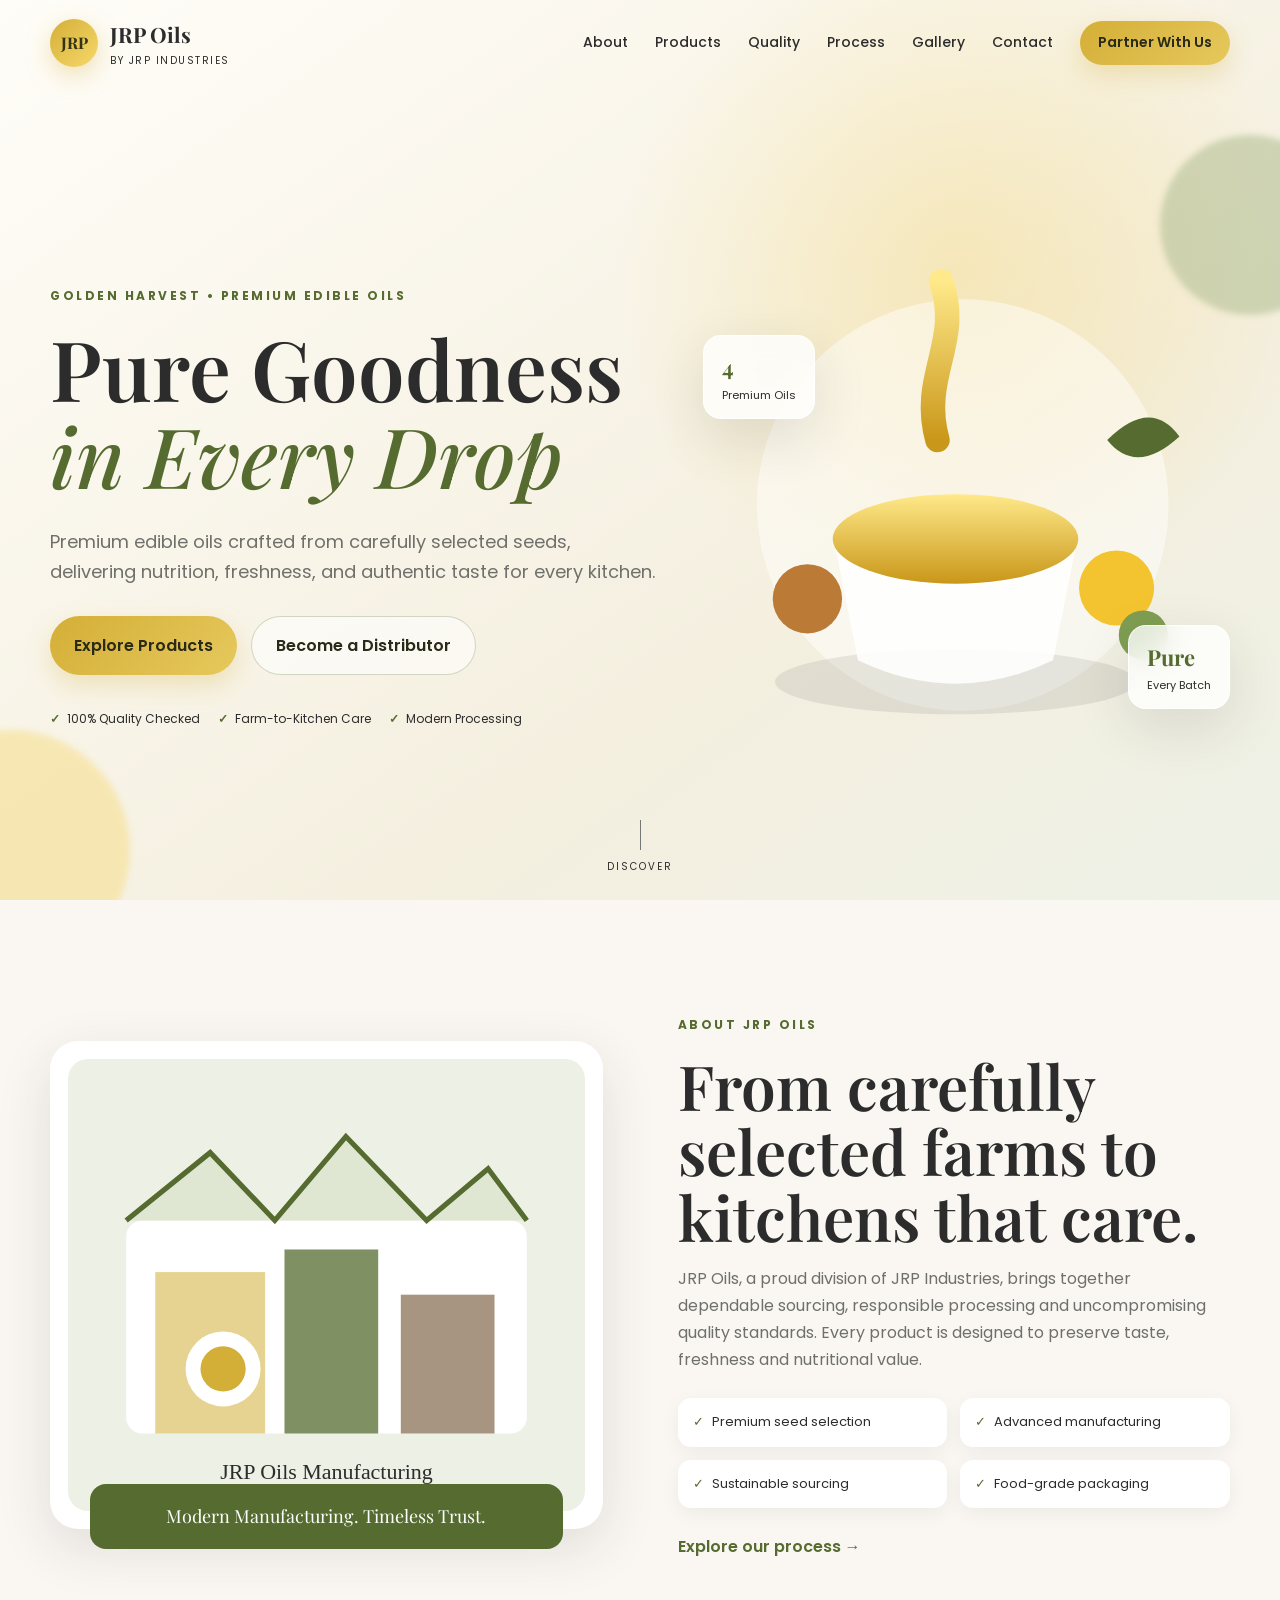
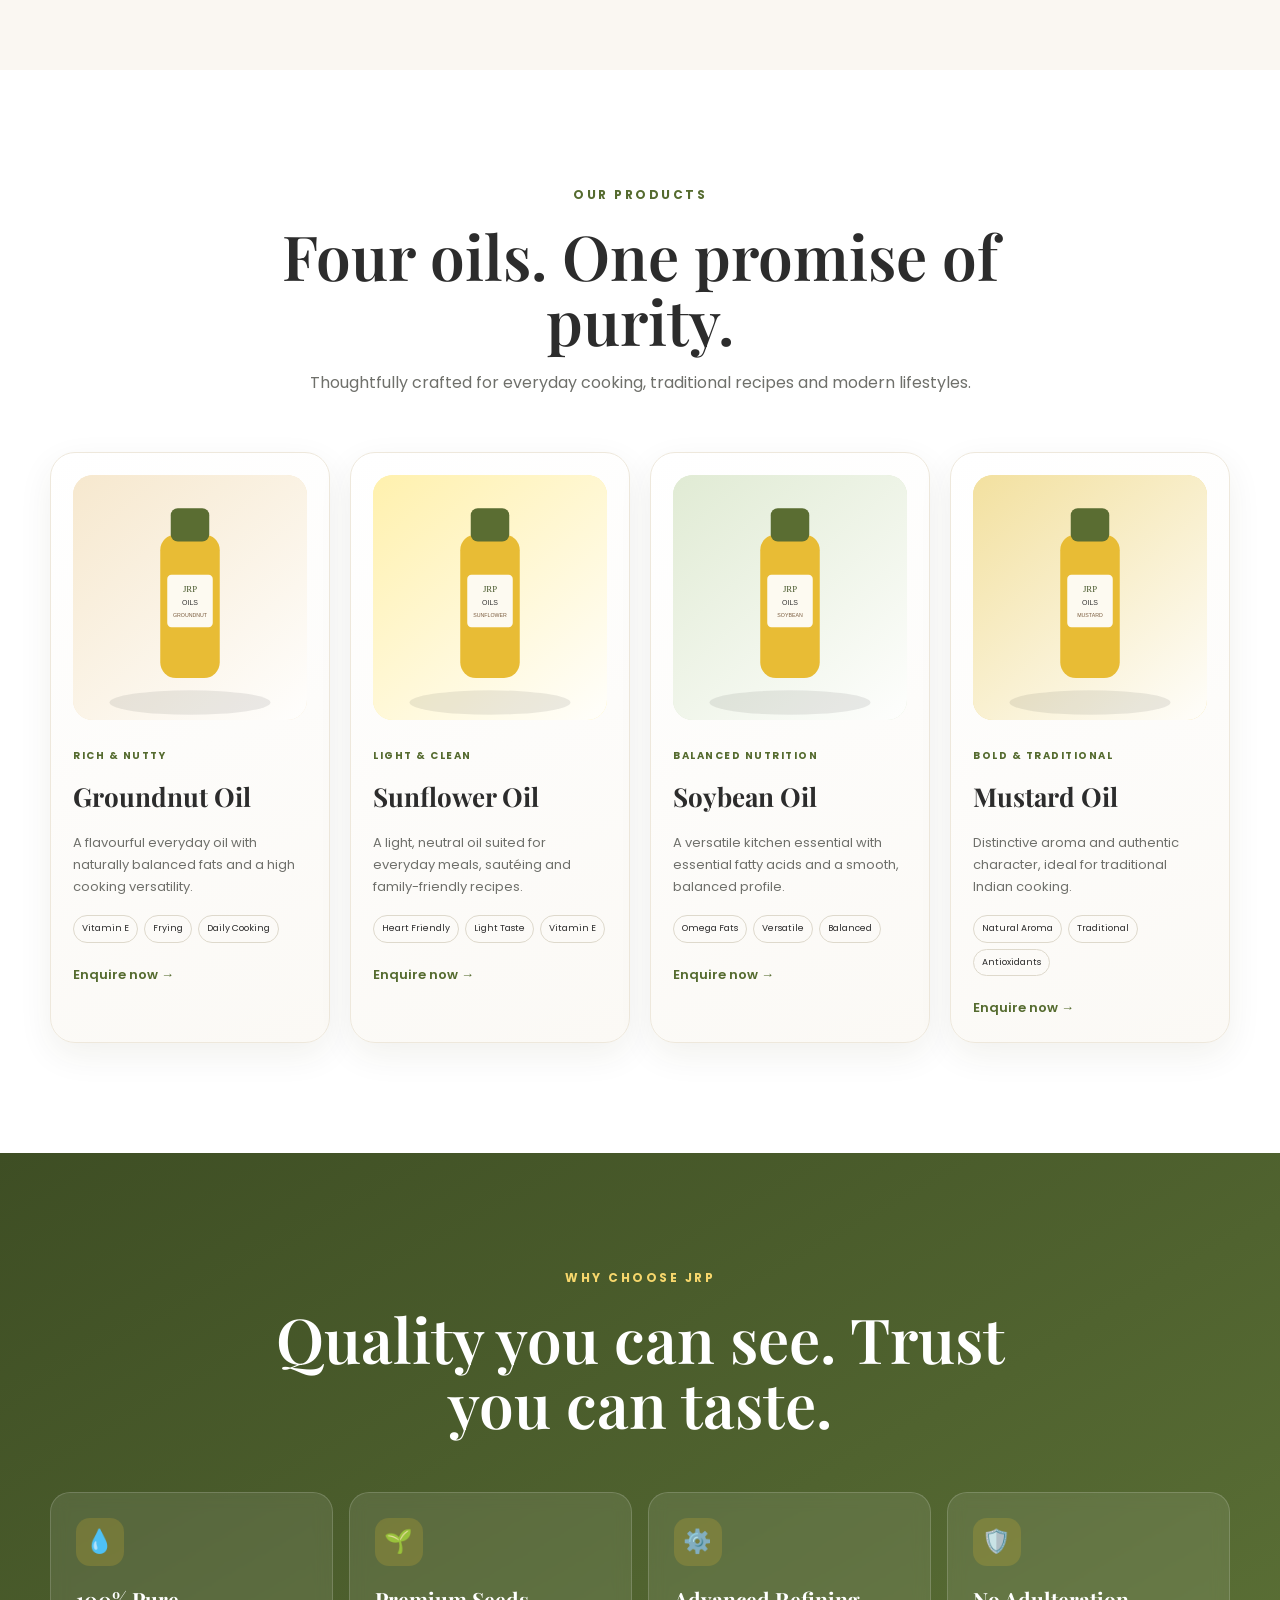
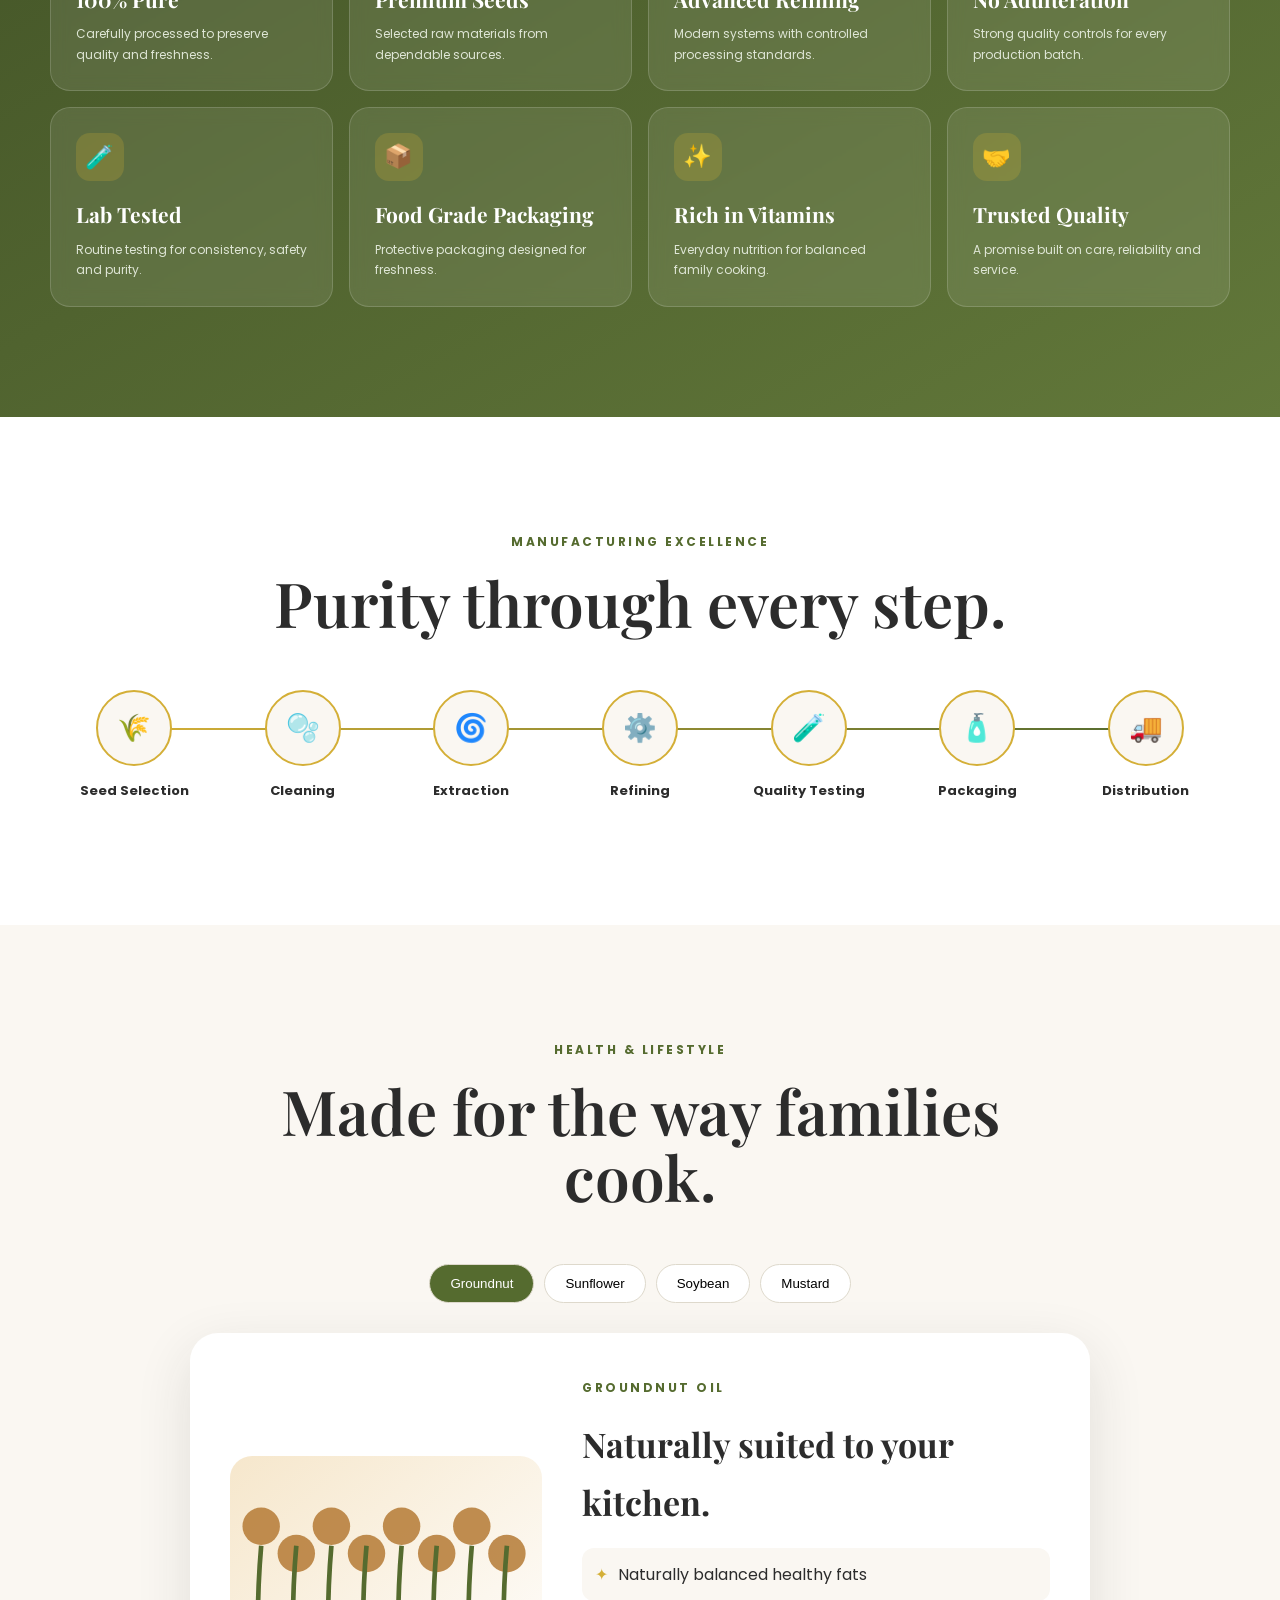
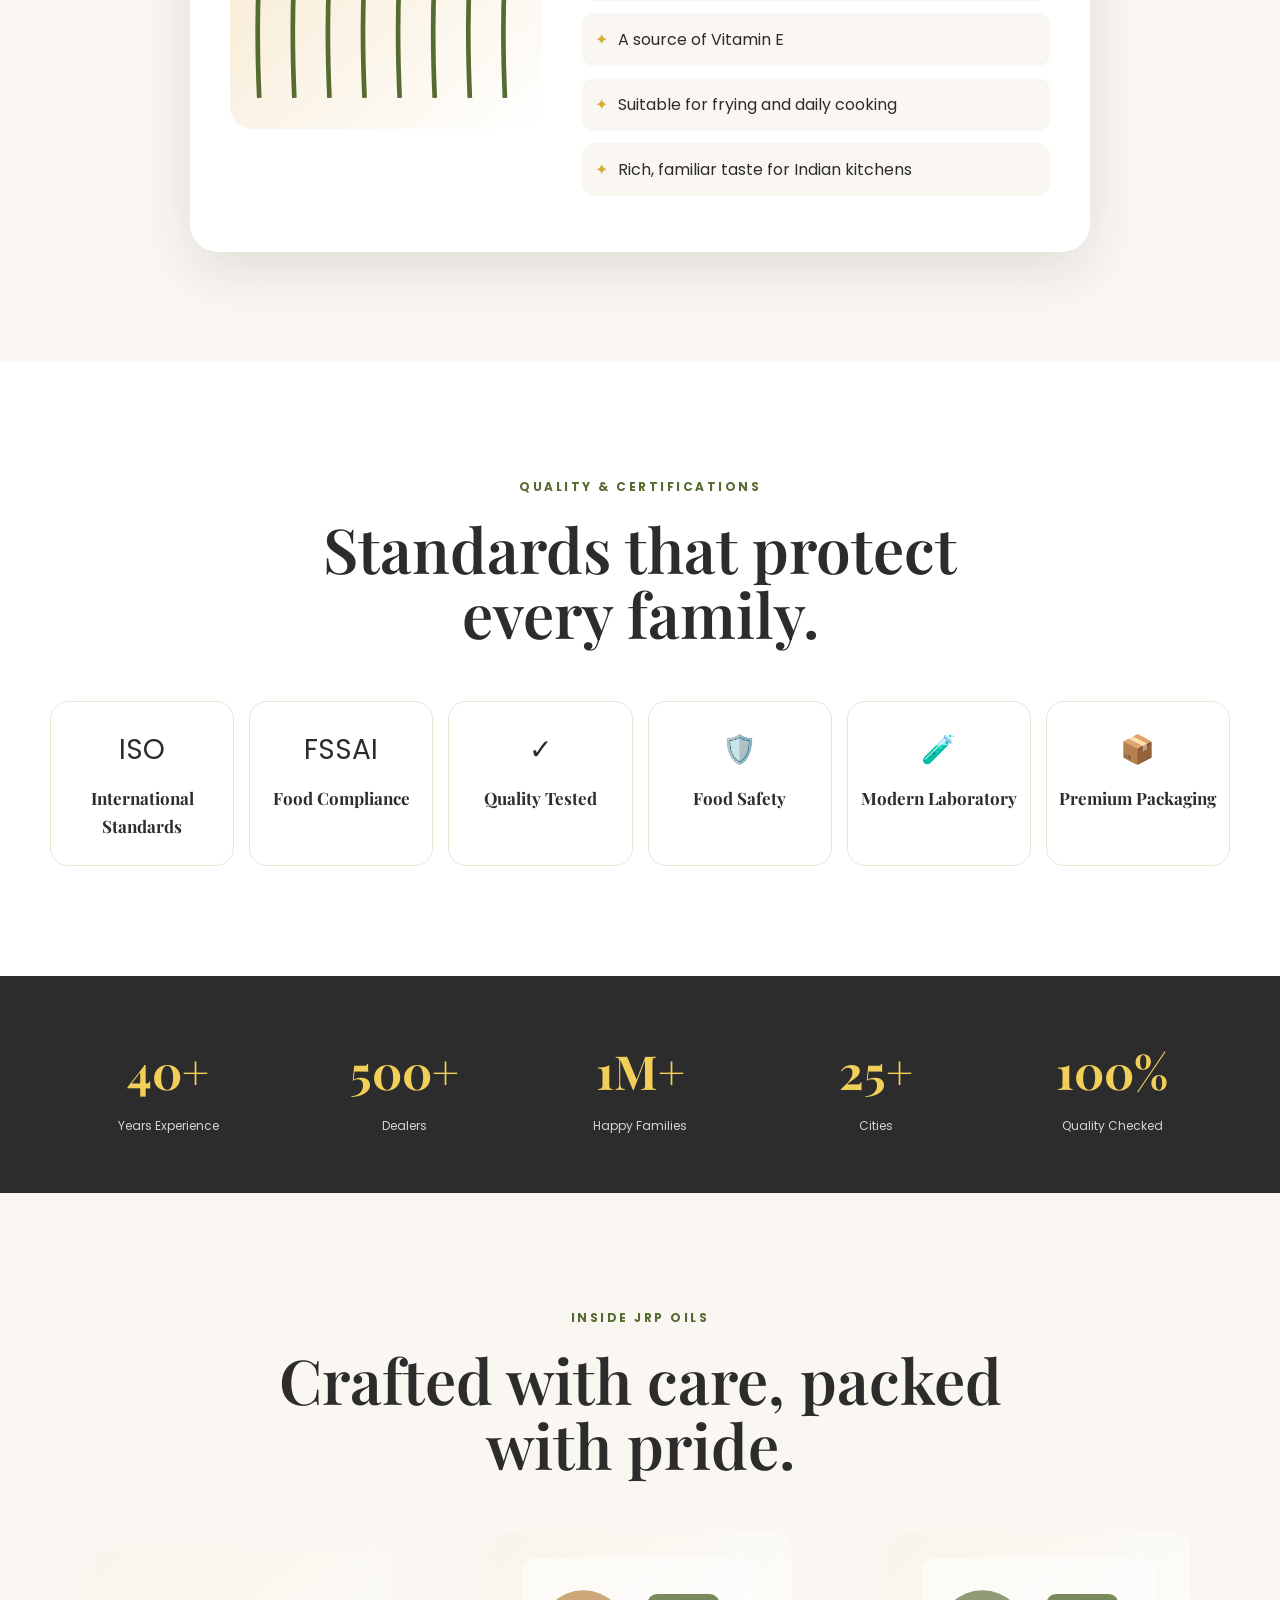
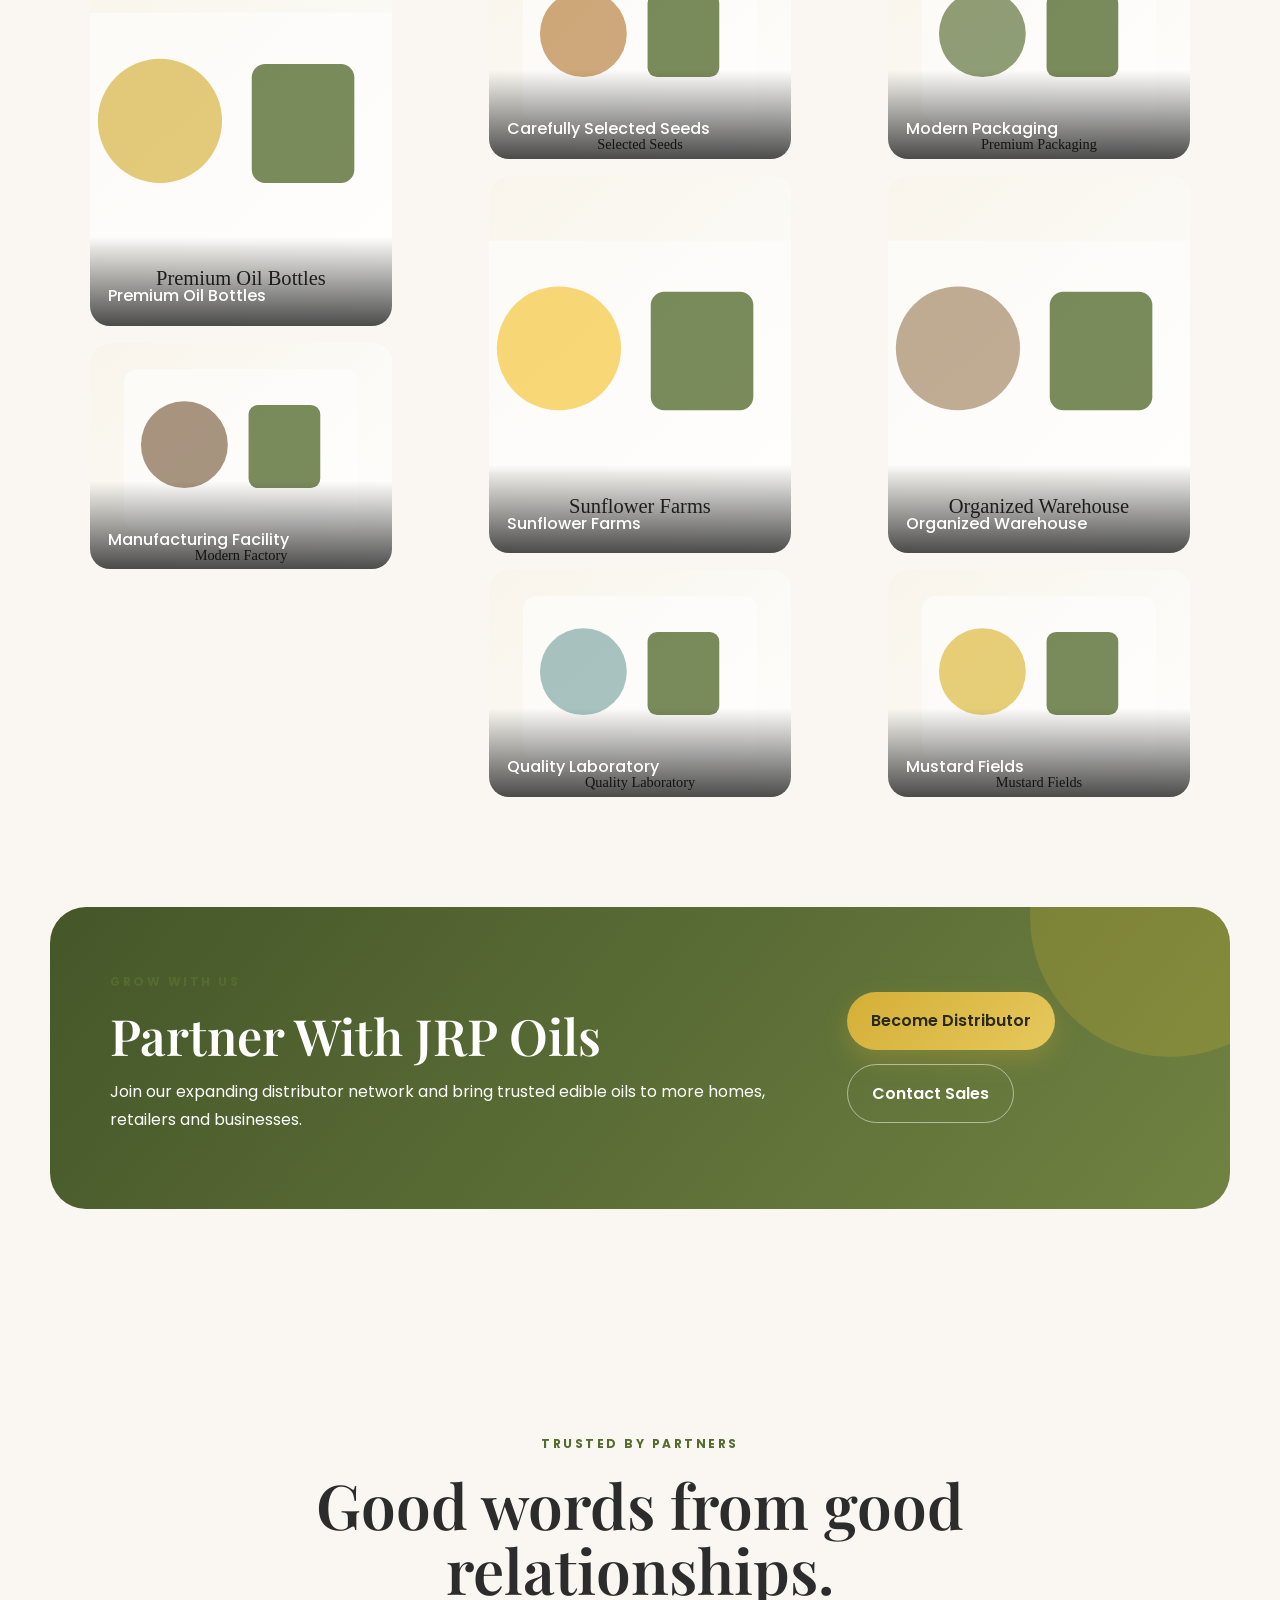
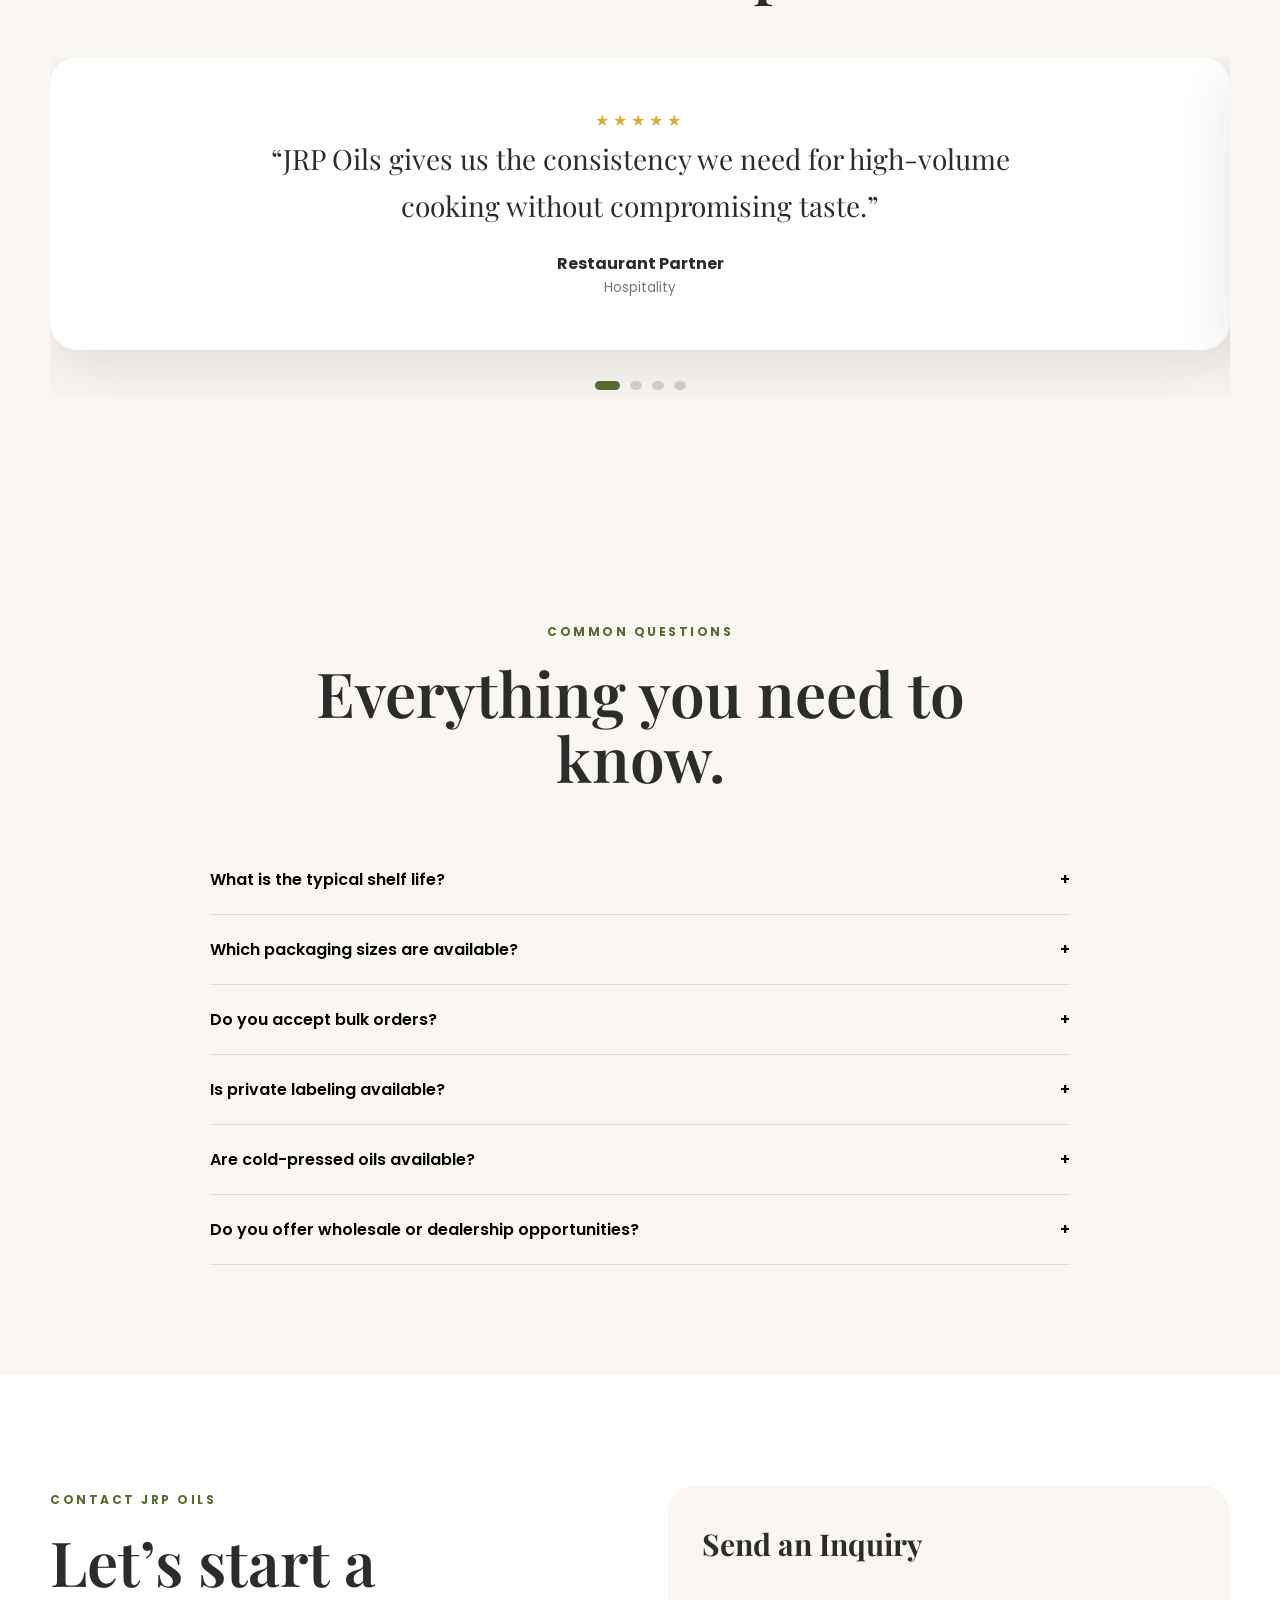
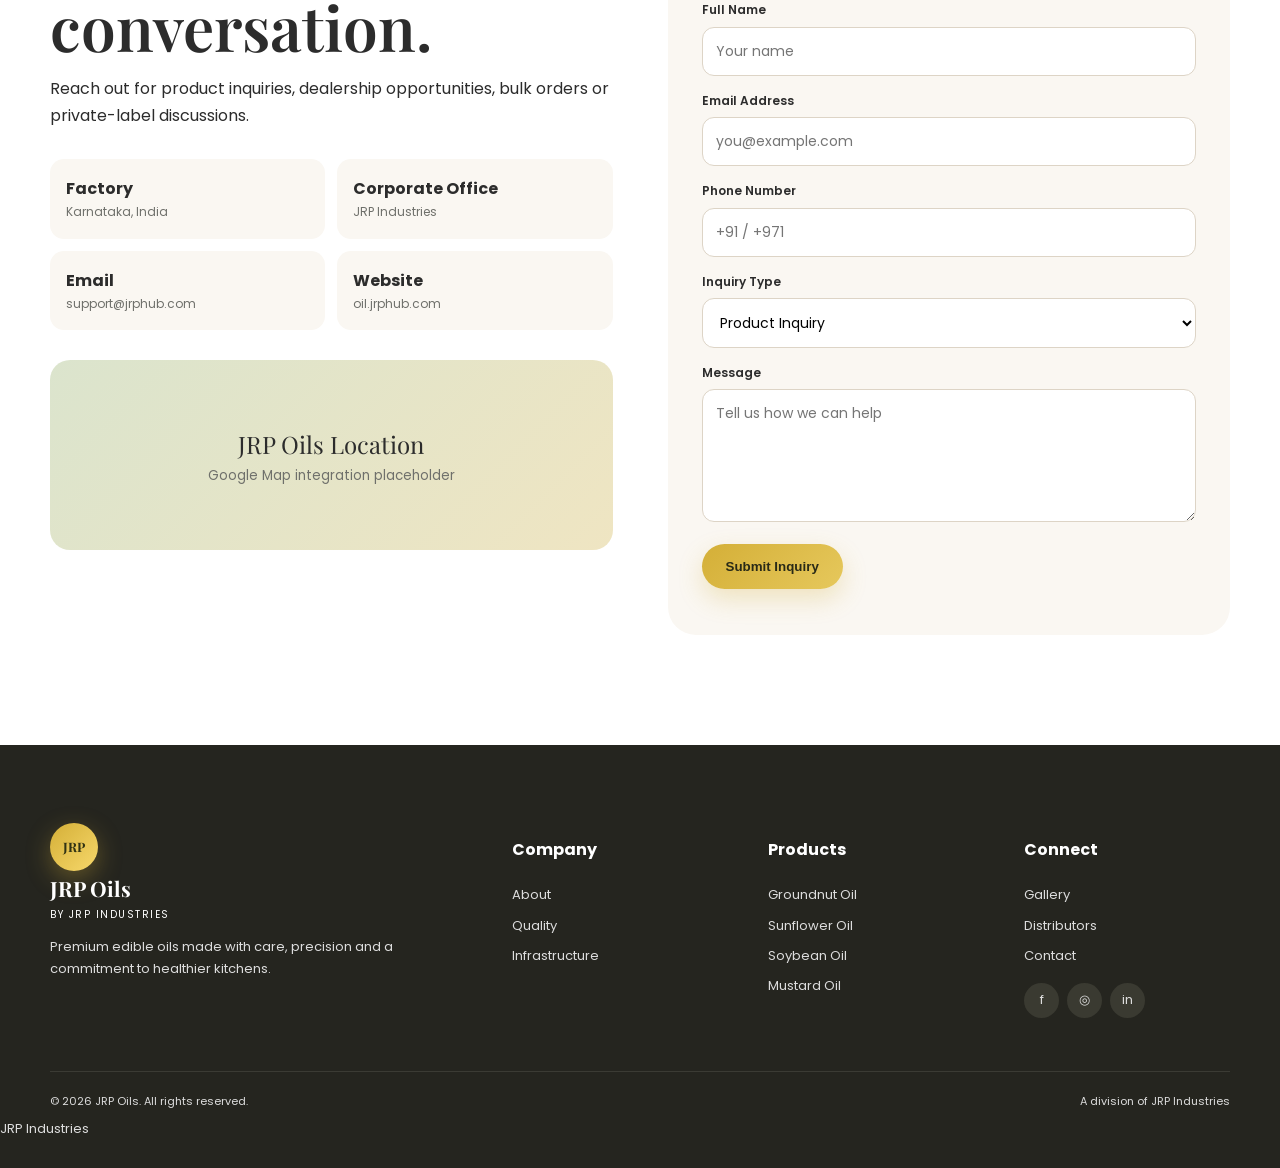
<file: index.html>
<!DOCTYPE html>

<html lang="en">
<head>
<meta charset="utf-8"/>
<meta content="width=device-width, initial-scale=1.0" name="viewport"/>
<meta content="JRP Oils — premium edible oils crafted from carefully selected seeds for freshness, nutrition and authentic taste." name="description"/>
<meta content="JRP Oils, edible oil, groundnut oil, sunflower oil, soybean oil, mustard oil, JRP Industries" name="keywords"/>
<meta content="#31451f" name="theme-color"/>
<title>JRP Oils | Pure Goodness in Every Drop</title>
<link href="https://fonts.googleapis.com" rel="preconnect"/>
<link crossorigin="" href="https://fonts.gstatic.com" rel="preconnect"/>
<link href="https://fonts.googleapis.com/css2?family=Playfair+Display:wght@500;600;700&amp;family=Poppins:wght@300;400;500;600;700&amp;display=swap" rel="stylesheet"/>
<link href="style.css" rel="stylesheet"/>
<meta content="index, follow, max-image-preview:large" name="robots"/><meta content="JRP Oils" name="author"/><meta content="JRP Oils | Pure Goodness in Every Drop" property="og:title"/><meta content="JRP Oils — premium edible oils crafted from carefully selected seeds for freshness, nutrition and authentic taste." property="og:description"/><meta content="website" property="og:type"/><meta content="https://oil.jrphub.com/" property="og:url"/><meta content="JRP Oils" property="og:site_name"/><meta content="en_IN" property="og:locale"/><meta content="https://oil.jrphub.com/assets/images/social-preview.jpg" property="og:image"/><meta content="1200" property="og:image:width"/><meta content="630" property="og:image:height"/><meta content="JRP Oils — Consumer products division of JRP Industries" property="og:image:alt"/><meta content="summary_large_image" name="twitter:card"/><meta content="JRP Oils | Pure Goodness in Every Drop" name="twitter:title"/><meta content="JRP Oils — premium edible oils crafted from carefully selected seeds for freshness, nutrition and authentic taste." name="twitter:description"/><meta content="https://oil.jrphub.com/assets/images/social-preview.jpg" name="twitter:image"/><meta content="JRP Oils — Consumer products division of JRP Industries" name="twitter:image:alt"/><link href="https://oil.jrphub.com/" rel="canonical"/><link href="/site.webmanifest" rel="manifest"/><script data-schema="organization" type="application/ld+json">{
  "@context": "https://schema.org",
  "@type": "Organization",
  "@id": "https://oil.jrphub.com/#organization",
  "name": "JRP Oils",
  "url": "https://oil.jrphub.com/",
  "description": "JRP Oils presents groundnut, sunflower, soybean and mustard oils with a focus on quality and dependable distribution.",
  "parentOrganization": {
    "@type": "Organization",
    "name": "JRP Industries",
    "url": "https://jrphub.com/"
  }
}</script><script data-schema="website" type="application/ld+json">{
  "@context": "https://schema.org",
  "@type": "WebSite",
  "@id": "https://oil.jrphub.com/#website",
  "url": "https://oil.jrphub.com/",
  "name": "JRP Oils",
  "publisher": {
    "@id": "https://oil.jrphub.com/#organization"
  },
  "inLanguage": "en"
}</script></head>
<body>
<a class="skip-link" href="#main">Skip to content</a>
<header class="site-header" id="top">
<nav aria-label="Primary navigation" class="nav container">
<a aria-label="JRP Oils home" class="brand" href="#top">
<span class="brand-mark">JRP</span>
<span><strong>JRP Oils</strong><small>by JRP Industries</small></span>
</a>
<button aria-expanded="false" aria-label="Open menu" class="nav-toggle"><span></span><span></span><span></span></button>
<div class="nav-links">
<a href="#about">About</a><a href="#products">Products</a><a href="#quality">Quality</a><a href="#process">Process</a><a href="#gallery">Gallery</a><a href="#contact">Contact</a>
<a class="btn btn-small" href="#distributor">Partner With Us</a>
</div>
</nav>
</header>
<main id="main-content">
<section aria-labelledby="hero-title" class="hero">
<div class="hero-orb orb-one"></div><div class="hero-orb orb-two"></div>
<div class="container hero-grid">
<div class="hero-copy reveal">
<span class="eyebrow">Golden Harvest • Premium Edible Oils</span>
<h1 id="hero-title">Pure Goodness<br/><em>in Every Drop</em></h1>
<p>Premium edible oils crafted from carefully selected seeds, delivering nutrition, freshness, and authentic taste for every kitchen.</p>
<div class="hero-actions"><a class="btn" href="#products">Explore Products</a><a class="btn btn-outline" href="#distributor">Become a Distributor</a></div>
<div class="hero-trust"><span>100% Quality Checked</span><span>Farm-to-Kitchen Care</span><span>Modern Processing</span></div>
</div>
<div class="hero-visual reveal">
<img alt="Golden edible oil pouring beside premium seeds" height="680" src="assets/images/hero-oil.svg" width="760"/>
<div class="floating-badge badge-one"><b>4</b><span>Premium Oils</span></div>
<div class="floating-badge badge-two"><b>Pure</b><span>Every Batch</span></div>
</div>
</div>
<a aria-label="Scroll to about section" class="scroll-indicator" href="#about"><span></span>Discover</a>
</section>
<section class="section about" id="about">
<div class="container split-grid">
<div class="image-frame reveal"><img alt="Modern JRP Oils manufacturing facility" loading="lazy" src="assets/images/manufacturing.svg"/><span class="image-caption">Modern Manufacturing. Timeless Trust.</span></div>
<div class="section-copy reveal">
<span class="eyebrow">About JRP Oils</span><h2>From carefully selected farms to kitchens that care.</h2>
<p>JRP Oils, a proud division of JRP Industries, brings together dependable sourcing, responsible processing and uncompromising quality standards. Every product is designed to preserve taste, freshness and nutritional value.</p>
<div class="check-grid"><span>Premium seed selection</span><span>Advanced manufacturing</span><span>Sustainable sourcing</span><span>Food-grade packaging</span></div>
<a class="text-link" href="#process">Explore our process <span>→</span></a>
</div>
</div>
</section>
<section class="section products-section" id="products">
<div class="container"><div class="section-heading reveal"><span class="eyebrow">Our Products</span><h2>Four oils. One promise of purity.</h2><p>Thoughtfully crafted for everyday cooking, traditional recipes and modern lifestyles.</p></div>
<div class="product-grid">
<article class="product-card groundnut reveal"><div class="product-art"><img alt="JRP Groundnut Oil bottle" loading="lazy" src="assets/images/groundnut-oil.svg"/></div><span class="product-tag">Rich &amp; Nutty</span><h3>Groundnut Oil</h3><p>A flavourful everyday oil with naturally balanced fats and a high cooking versatility.</p><div class="pill-row"><span>Vitamin E</span><span>Frying</span><span>Daily Cooking</span></div><a href="#contact">Enquire now →</a></article>
<article class="product-card sunflower reveal"><div class="product-art"><img alt="JRP Sunflower Oil bottle" loading="lazy" src="assets/images/sunflower-oil.svg"/></div><span class="product-tag">Light &amp; Clean</span><h3>Sunflower Oil</h3><p>A light, neutral oil suited for everyday meals, sautéing and family-friendly recipes.</p><div class="pill-row"><span>Heart Friendly</span><span>Light Taste</span><span>Vitamin E</span></div><a href="#contact">Enquire now →</a></article>
<article class="product-card soybean reveal"><div class="product-art"><img alt="JRP Soybean Oil bottle" loading="lazy" src="assets/images/soybean-oil.svg"/></div><span class="product-tag">Balanced Nutrition</span><h3>Soybean Oil</h3><p>A versatile kitchen essential with essential fatty acids and a smooth, balanced profile.</p><div class="pill-row"><span>Omega Fats</span><span>Versatile</span><span>Balanced</span></div><a href="#contact">Enquire now →</a></article>
<article class="product-card mustard reveal"><div class="product-art"><img alt="JRP Mustard Oil bottle" loading="lazy" src="assets/images/mustard-oil.svg"/></div><span class="product-tag">Bold &amp; Traditional</span><h3>Mustard Oil</h3><p>Distinctive aroma and authentic character, ideal for traditional Indian cooking.</p><div class="pill-row"><span>Natural Aroma</span><span>Traditional</span><span>Antioxidants</span></div><a href="#contact">Enquire now →</a></article>
</div>
</div>
</section>
<section class="section why-us" id="quality"><div class="container"><div class="section-heading light reveal"><span class="eyebrow">Why Choose JRP</span><h2>Quality you can see. Trust you can taste.</h2></div><div class="feature-grid" id="features"></div></div></section>
<section class="section process" id="process"><div class="container"><div class="section-heading reveal"><span class="eyebrow">Manufacturing Excellence</span><h2>Purity through every step.</h2></div><div class="process-line" id="processLine"></div></div></section>
<section class="section benefits"><div class="container"><div class="section-heading reveal"><span class="eyebrow">Health &amp; Lifestyle</span><h2>Made for the way families cook.</h2></div><div class="benefit-tabs reveal" role="tablist"><button class="active" data-benefit="groundnut">Groundnut</button><button data-benefit="sunflower">Sunflower</button><button data-benefit="soybean">Soybean</button><button data-benefit="mustard">Mustard</button></div><div class="benefit-panel reveal" id="benefitPanel"></div></div></section>
<section class="section certifications"><div class="container"><div class="section-heading reveal"><span class="eyebrow">Quality &amp; Certifications</span><h2>Standards that protect every family.</h2></div><div class="cert-grid" id="certGrid"></div></div></section>
<section class="stats"><div class="container stats-grid"><div><strong data-count="40" data-suffix="+">0</strong><span>Years Experience</span></div><div><strong data-count="500" data-suffix="+">0</strong><span>Dealers</span></div><div><strong data-count="1" data-suffix="M+">0</strong><span>Happy Families</span></div><div><strong data-count="25" data-suffix="+">0</strong><span>Cities</span></div><div><strong data-count="100" data-suffix="%">0</strong><span>Quality Checked</span></div></div></section>
<section class="section gallery" id="gallery"><div class="container"><div class="section-heading reveal"><span class="eyebrow">Inside JRP Oils</span><h2>Crafted with care, packed with pride.</h2></div><div class="gallery-grid" id="galleryGrid"></div></div></section>
<section class="section distributor" id="distributor"><div class="container distributor-card reveal"><div><span class="eyebrow">Grow With Us</span><h2>Partner With JRP Oils</h2><p>Join our expanding distributor network and bring trusted edible oils to more homes, retailers and businesses.</p></div><div class="hero-actions"><a class="btn" href="#contact">Become Distributor</a><a class="btn btn-outline-light" href="#contact">Contact Sales</a></div></div></section>
<section class="section testimonials"><div class="container"><div class="section-heading reveal"><span class="eyebrow">Trusted by Partners</span><h2>Good words from good relationships.</h2></div><div class="testimonial-shell reveal"><div class="testimonial-track" id="testimonialTrack"></div><div class="slider-dots" id="sliderDots"></div></div></div></section>
<section class="section faq"><div class="container narrow"><div class="section-heading reveal"><span class="eyebrow">Common Questions</span><h2>Everything you need to know.</h2></div><div class="accordion" id="faqList"></div></div></section>
<section class="section contact" id="contact"><div class="container contact-grid"><div class="contact-copy reveal"><span class="eyebrow">Contact JRP Oils</span><h2>Let’s start a conversation.</h2><p>Reach out for product inquiries, dealership opportunities, bulk orders or private-label discussions.</p><div class="contact-cards"><div><b>Factory</b><span>Karnataka, India</span></div><div><b>Corporate Office</b><span>JRP Industries</span></div><div><b>Email</b><a href="mailto:support@jrphub.com">support@jrphub.com</a></div><div><b>Website</b><a href="https://oil.jrphub.com">oil.jrphub.com</a></div></div><div class="map-placeholder"><span>JRP Oils Location</span><small>Google Map integration placeholder</small></div></div>
<form class="inquiry-form reveal" id="inquiryForm"><h3>Send an Inquiry</h3><label>Full Name<input name="name" placeholder="Your name" required="" type="text"/></label><label>Email Address<input name="email" placeholder="you@example.com" required="" type="email"/></label><label>Phone Number<input name="phone" placeholder="+91 / +971" type="tel"/></label><label>Inquiry Type<select name="type"><option>Product Inquiry</option><option>Distributor Opportunity</option><option>Bulk Order</option><option>Private Label</option><option>General Inquiry</option></select></label><label>Message<textarea name="message" placeholder="Tell us how we can help" required="" rows="5"></textarea></label><button class="btn" type="submit">Submit Inquiry</button><p class="form-status" role="status"></p></form>
</div></section>
</main>
<footer class="footer"><div class="container footer-grid"><div><a class="brand footer-brand" href="#top"><span class="brand-mark">JRP</span><span><strong>JRP Oils</strong><small>by JRP Industries</small></span></a><p>Premium edible oils made with care, precision and a commitment to healthier kitchens.</p></div><div><h4>Company</h4><a href="#about">About</a><a href="#quality">Quality</a><a href="#process">Infrastructure</a></div><div><h4>Products</h4><a href="#products">Groundnut Oil</a><a href="#products">Sunflower Oil</a><a href="#products">Soybean Oil</a><a href="#products">Mustard Oil</a></div><div><h4>Connect</h4><a href="#gallery">Gallery</a><a href="#distributor">Distributors</a><a href="#contact">Contact</a><div class="socials"><a aria-label="Facebook" href="#">f</a><a aria-label="Instagram" href="#">◎</a><a aria-label="LinkedIn" href="#">in</a></div></div></div><div class="footer-bottom container"><span>© <span id="year"></span> JRP Oils. All rights reserved.</span><span>A division of JRP Industries</span></div><a href="https://jrphub.com/">JRP Industries</a></footer>
<div aria-label="Gallery image preview" aria-modal="true" class="lightbox" id="lightbox" role="dialog"><button aria-label="Close preview">×</button><img alt="Gallery preview"/></div>
<script src="script.js"></script>
</body>
</html>
</file>
<file: style.css>
:root{--gold:#d4af37;--olive:#556b2f;--cream:#faf7f2;--charcoal:#2c2c2c;--yellow:#f4c430;--brown:#7a5c3e;--white:#fff;--muted:#6f706b;--shadow:0 18px 55px rgba(44,44,44,.12);--radius:28px}*{box-sizing:border-box}html{scroll-behavior:smooth}body{margin:0;font-family:Poppins,sans-serif;color:var(--charcoal);background:var(--cream);line-height:1.7;overflow-x:hidden}img{max-width:100%;display:block}a{color:inherit;text-decoration:none}.container{width:min(1180px,calc(100% - 40px));margin:auto}.narrow{width:min(860px,calc(100% - 40px))}.section{padding:110px 0}.skip-link{position:absolute;left:-9999px}.skip-link:focus{left:15px;top:15px;z-index:9999;background:#fff;padding:12px 16px}.site-header{position:fixed;inset:0 0 auto;z-index:1000;transition:.35s}.site-header.scrolled{background:rgba(250,247,242,.9);backdrop-filter:blur(18px);box-shadow:0 8px 30px rgba(0,0,0,.07)}.nav{height:86px;display:flex;align-items:center;justify-content:space-between}.brand{display:flex;align-items:center;gap:12px}.brand-mark{width:48px;height:48px;border-radius:50%;display:grid;place-items:center;background:linear-gradient(135deg,var(--gold),#f7d86b);font-family:'Playfair Display';font-weight:700;color:#313314;box-shadow:0 8px 24px rgba(212,175,55,.35)}.brand strong,.brand small{display:block}.brand strong{font-family:'Playfair Display';font-size:21px}.brand small{font-size:10px;text-transform:uppercase;letter-spacing:1.5px}.nav-links{display:flex;align-items:center;gap:27px;font-size:14px;font-weight:500}.nav-links>a:not(.btn){position:relative}.nav-links>a:not(.btn):after{content:"";position:absolute;left:0;bottom:-7px;width:0;height:2px;background:var(--gold);transition:.25s}.nav-links>a:hover:after{width:100%}.nav-toggle{display:none;background:none;border:0}.nav-toggle span{width:25px;height:2px;background:#222;display:block;margin:5px}.btn{display:inline-flex;justify-content:center;align-items:center;gap:8px;background:linear-gradient(135deg,var(--gold),#e6c85c);color:#292a17;padding:15px 24px;border:0;border-radius:999px;font-weight:600;box-shadow:0 10px 25px rgba(212,175,55,.27);cursor:pointer;transition:.3s;position:relative;overflow:hidden}.btn:hover{transform:translateY(-3px);box-shadow:0 15px 34px rgba(212,175,55,.38)}.btn-small{padding:10px 18px}.btn-outline{background:rgba(255,255,255,.55);border:1px solid rgba(85,107,47,.25);box-shadow:none}.hero{min-height:100vh;padding-top:110px;position:relative;display:flex;align-items:center;background:radial-gradient(circle at 75% 30%,rgba(244,196,48,.24),transparent 30%),linear-gradient(145deg,#fffdf8,#f4efdf 65%,#eef1e7);overflow:hidden}.hero-grid{display:grid;grid-template-columns:1.05fr .95fr;align-items:center;gap:25px}.eyebrow{display:inline-block;text-transform:uppercase;letter-spacing:2.5px;font-size:12px;font-weight:700;color:var(--olive);margin-bottom:18px}.hero h1,.section h2{font-family:'Playfair Display';line-height:1.05;margin:0}.hero h1{font-size:clamp(56px,6.5vw,98px);font-weight:600}.hero h1 em{font-weight:500;color:var(--olive)}.hero-copy>p{font-size:18px;max-width:650px;color:var(--muted);margin:28px 0}.hero-actions{display:flex;gap:14px;flex-wrap:wrap}.hero-trust{display:flex;gap:18px;flex-wrap:wrap;margin-top:34px;font-size:12px}.hero-trust span:before{content:"✓";margin-right:7px;color:var(--olive);font-weight:700}.hero-visual{position:relative;animation:float 6s ease-in-out infinite}.floating-badge{position:absolute;background:rgba(255,255,255,.78);backdrop-filter:blur(14px);border:1px solid rgba(255,255,255,.8);box-shadow:var(--shadow);border-radius:18px;padding:13px 18px}.floating-badge b,.floating-badge span{display:block}.floating-badge b{color:var(--olive);font-family:'Playfair Display';font-size:22px}.floating-badge span{font-size:11px}.badge-one{left:4%;top:25%}.badge-two{right:0;bottom:20%}.hero-orb{position:absolute;border-radius:50%;filter:blur(3px);opacity:.5}.orb-one{width:240px;height:240px;background:#f6dc80;left:-110px;bottom:-70px}.orb-two{width:180px;height:180px;background:#a8b88a;right:-60px;top:15%}.scroll-indicator{position:absolute;bottom:25px;left:50%;transform:translateX(-50%);font-size:10px;text-transform:uppercase;letter-spacing:2px;text-align:center}.scroll-indicator span{display:block;width:1px;height:30px;background:#777;margin:0 auto 8px;animation:pulse 1.6s infinite}.split-grid{display:grid;grid-template-columns:1fr 1fr;gap:75px;align-items:center}.image-frame{position:relative;background:#fff;padding:18px;border-radius:var(--radius);box-shadow:var(--shadow)}.image-frame img{border-radius:20px}.image-caption{position:absolute;left:40px;right:40px;bottom:-20px;background:var(--olive);color:white;padding:17px 24px;border-radius:16px;text-align:center;font-family:'Playfair Display';font-size:18px}.section h2{font-size:clamp(40px,5vw,62px);font-weight:600}.section-copy p,.section-heading p{color:var(--muted)}.check-grid{display:grid;grid-template-columns:1fr 1fr;gap:13px;margin:25px 0}.check-grid span{background:white;border-radius:13px;padding:13px 15px;box-shadow:0 6px 20px rgba(0,0,0,.05);font-size:13px}.check-grid span:before{content:"✓";color:var(--olive);margin-right:8px}.text-link{font-weight:600;color:var(--olive)}.section-heading{text-align:center;max-width:760px;margin:0 auto 55px}.products-section{background:#fff}.product-grid{display:grid;grid-template-columns:repeat(4,1fr);gap:20px}.product-card{padding:22px;border-radius:25px;border:1px solid #eee8dc;background:linear-gradient(160deg,#fff,#fbf9f5);box-shadow:0 12px 35px rgba(50,50,20,.07);transition:.35s}.product-card:hover{transform:translateY(-12px);box-shadow:0 24px 55px rgba(50,50,20,.15)}.product-art{height:245px;display:grid;place-items:center;border-radius:20px;margin-bottom:20px;overflow:hidden}.product-art img{height:100%;width:100%;object-fit:cover;transition:.4s}.product-card:hover img{transform:scale(1.05)}.groundnut .product-art{background:#f6e7cc}.sunflower .product-art{background:#fff0aa}.soybean .product-art{background:#dfead2}.mustard .product-art{background:#f2df9b}.product-tag{font-size:10px;letter-spacing:1.5px;text-transform:uppercase;color:var(--olive);font-weight:700}.product-card h3{font-family:'Playfair Display';font-size:26px;margin:8px 0}.product-card p{font-size:13px;color:var(--muted)}.pill-row{display:flex;gap:6px;flex-wrap:wrap;margin:17px 0}.pill-row span{font-size:9px;border:1px solid #ded9cc;padding:5px 8px;border-radius:20px}.product-card>a{font-size:13px;font-weight:600;color:var(--olive)}.why-us{background:linear-gradient(150deg,#3e4e24,#62783a);color:#fff}.light .eyebrow{color:#f7d76c}.feature-grid{display:grid;grid-template-columns:repeat(4,1fr);gap:16px}.feature-card{background:rgba(255,255,255,.09);border:1px solid rgba(255,255,255,.16);backdrop-filter:blur(8px);border-radius:20px;padding:25px;transition:.3s}.feature-card:hover{background:rgba(255,255,255,.16);transform:translateY(-6px)}.icon-box{width:48px;height:48px;border-radius:14px;background:rgba(244,196,48,.18);display:grid;place-items:center;font-size:23px;margin-bottom:16px}.feature-card h3{font-family:'Playfair Display';font-size:21px;margin:0 0 7px}.feature-card p{font-size:12px;color:#dfe6d6;margin:0}.process{background:#fff}.process-line{display:grid;grid-template-columns:repeat(7,1fr);position:relative}.process-line:before{content:"";height:2px;background:linear-gradient(90deg,var(--gold),var(--olive));position:absolute;left:7%;right:7%;top:38px}.process-step{text-align:center;position:relative}.process-icon{width:76px;height:76px;margin:auto;background:var(--cream);border:2px solid var(--gold);border-radius:50%;display:grid;place-items:center;font-size:27px;position:relative;z-index:1}.process-step h3{font-size:13px;margin-top:14px}.benefit-tabs{display:flex;justify-content:center;gap:10px;flex-wrap:wrap}.benefit-tabs button{border:1px solid #ded9cc;background:#fff;border-radius:30px;padding:11px 20px;cursor:pointer}.benefit-tabs button.active{background:var(--olive);color:white}.benefit-panel{margin:30px auto 0;max-width:900px;background:#fff;border-radius:var(--radius);box-shadow:var(--shadow);padding:40px;display:grid;grid-template-columns:.8fr 1.2fr;align-items:center;gap:40px}.benefit-panel img{border-radius:22px}.benefit-panel ul{padding:0;list-style:none;display:grid;gap:12px}.benefit-panel li{padding:13px;background:var(--cream);border-radius:12px}.benefit-panel li:before{content:"✦";color:var(--gold);margin-right:10px}.certifications{background:#fff}.cert-grid{display:grid;grid-template-columns:repeat(6,1fr);gap:15px}.cert-card{border:1px solid #eee5d4;border-radius:18px;padding:24px 12px;text-align:center;background:#fff;transition:.3s}.cert-card:hover{transform:translateY(-6px);box-shadow:var(--shadow)}.cert-card b{display:block;font-family:'Playfair Display';font-size:17px;margin-top:10px}.cert-card span{font-size:28px}.stats{background:var(--charcoal);color:#fff;padding:55px 0}.stats-grid{display:grid;grid-template-columns:repeat(5,1fr);text-align:center}.stats strong{font-family:'Playfair Display';font-size:47px;color:#f2cf59;display:block}.stats span{font-size:12px;color:#d3d3d3}.gallery-grid{columns:3;column-gap:17px}.gallery-item{break-inside:avoid;margin-bottom:17px;border-radius:20px;overflow:hidden;cursor:pointer;position:relative;background:white}.gallery-item img{width:100%;transition:.45s}.gallery-item:hover img{transform:scale(1.07)}.gallery-item:after{content:attr(data-title);position:absolute;inset:auto 0 0;padding:45px 18px 16px;color:white;background:linear-gradient(transparent,rgba(0,0,0,.7));font-weight:500}.distributor{padding-top:0}.distributor-card{background:linear-gradient(130deg,#455629,#708342);color:white;padding:60px;border-radius:36px;display:flex;align-items:center;justify-content:space-between;gap:30px;overflow:hidden;position:relative}.distributor-card:after{content:"";position:absolute;width:280px;height:280px;border-radius:50%;background:rgba(244,196,48,.18);right:-80px;top:-130px}.distributor-card>div{position:relative;z-index:1}.distributor-card h2{font-size:50px}.btn-outline-light{background:transparent;border:1px solid rgba(255,255,255,.5);color:white;box-shadow:none}.testimonial-shell{overflow:hidden}.testimonial-track{display:flex;transition:.55s}.testimonial-card{min-width:100%;background:white;border-radius:var(--radius);padding:50px;box-shadow:var(--shadow);text-align:center}.testimonial-card blockquote{font-family:'Playfair Display';font-size:28px;max-width:800px;margin:0 auto 20px}.stars{color:var(--gold);letter-spacing:4px}.slider-dots{text-align:center;margin-top:20px}.slider-dots button{width:9px;height:9px;border:0;border-radius:50%;margin:0 5px;background:#ccc}.slider-dots button.active{background:var(--olive);width:25px;border-radius:8px}.accordion-item{border-bottom:1px solid #ddd}.accordion-button{width:100%;border:0;background:none;padding:22px 0;text-align:left;font:600 16px Poppins;display:flex;justify-content:space-between;cursor:pointer}.accordion-content{max-height:0;overflow:hidden;transition:.35s;color:var(--muted)}.accordion-item.open .accordion-content{max-height:180px;padding-bottom:20px}.contact{background:#fff}.contact-grid{display:grid;grid-template-columns:1fr 1fr;gap:55px}.contact-cards{display:grid;grid-template-columns:1fr 1fr;gap:12px;margin:30px 0}.contact-cards div{background:var(--cream);padding:16px;border-radius:14px}.contact-cards b,.contact-cards span,.contact-cards a{display:block}.contact-cards span,.contact-cards a{font-size:12px;color:var(--muted)}.map-placeholder{height:190px;border-radius:20px;background:linear-gradient(135deg,#dbe4cd,#efe5c2);display:grid;place-content:center;text-align:center}.map-placeholder span{font-family:'Playfair Display';font-size:24px}.map-placeholder small{color:var(--muted)}.inquiry-form{background:var(--cream);border-radius:var(--radius);padding:34px}.inquiry-form h3{font-family:'Playfair Display';font-size:30px;margin-top:0}.inquiry-form label{display:block;font-size:12px;font-weight:600;margin-bottom:15px}.inquiry-form input,.inquiry-form select,.inquiry-form textarea{width:100%;border:1px solid #ddd4c6;border-radius:12px;background:white;padding:13px;margin-top:6px;font:14px Poppins}.form-status{font-size:12px;color:var(--olive)}.footer{background:#25251f;color:#ddd;padding:70px 0 20px}.footer-grid{display:grid;grid-template-columns:2fr 1fr 1fr 1fr;gap:50px}.footer h4{color:white}.footer a{display:block;font-size:13px;margin:8px 0}.footer p{max-width:350px;font-size:13px}.footer-brand{color:white}.socials{display:flex;gap:8px}.socials a{width:35px;height:35px;border-radius:50%;background:#3a3a31;display:grid;place-items:center}.footer-bottom{border-top:1px solid #3b3b34;margin-top:45px;padding-top:20px;display:flex;justify-content:space-between;font-size:11px}.lightbox{position:fixed;inset:0;background:rgba(0,0,0,.88);z-index:2000;display:none;place-items:center;padding:35px}.lightbox.open{display:grid}.lightbox img{max-height:85vh;border-radius:18px}.lightbox button{position:absolute;right:25px;top:18px;color:white;background:none;border:0;font-size:40px;cursor:pointer}.reveal{opacity:0;transform:translateY(25px);transition:.75s}.reveal.visible{opacity:1;transform:none}@keyframes float{50%{transform:translateY(-14px)}}@keyframes pulse{50%{opacity:.25;transform:scaleY(.6)}}
@media(max-width:1000px){.nav-links{position:fixed;inset:86px 20px auto;background:rgba(255,255,255,.96);border-radius:20px;padding:25px;display:none;flex-direction:column;box-shadow:var(--shadow)}.nav-links.open{display:flex}.nav-toggle{display:block}.hero-grid,.split-grid,.contact-grid{grid-template-columns:1fr}.hero{padding:150px 0 70px}.hero-copy{text-align:center}.hero-copy>p{margin:25px auto}.hero-actions,.hero-trust{justify-content:center}.hero-visual{max-width:650px;margin:auto}.product-grid{grid-template-columns:1fr 1fr}.feature-grid{grid-template-columns:repeat(2,1fr)}.process-line{grid-template-columns:repeat(4,1fr);gap:25px}.process-line:before{display:none}.cert-grid{grid-template-columns:repeat(3,1fr)}.stats-grid{grid-template-columns:repeat(3,1fr);gap:30px}.distributor-card{display:block;text-align:center}.distributor-card .hero-actions{justify-content:center;margin-top:25px}.footer-grid{grid-template-columns:1fr 1fr}}
@media(max-width:650px){.container,.narrow{width:min(100% - 26px,1180px)}.section{padding:75px 0}.hero h1{font-size:50px}.hero-visual{margin-top:30px}.floating-badge{display:none}.product-grid,.feature-grid,.cert-grid,.contact-cards{grid-template-columns:1fr}.product-art{height:290px}.process-line{grid-template-columns:repeat(2,1fr)}.benefit-panel{grid-template-columns:1fr;padding:22px}.stats-grid{grid-template-columns:1fr 1fr}.gallery-grid{columns:2}.distributor-card{padding:38px 22px;border-radius:25px}.distributor-card h2{font-size:40px}.testimonial-card{padding:30px 20px}.testimonial-card blockquote{font-size:22px}.footer-grid{grid-template-columns:1fr}.footer-bottom{display:block}.footer-bottom span{display:block;margin:6px 0}.image-caption{left:22px;right:22px}.check-grid{grid-template-columns:1fr}.section h2{font-size:42px}}
@media(max-width:430px){.gallery-grid{columns:1}.stats-grid{grid-template-columns:1fr}.hero-actions .btn{width:100%}}

/* Accessibility and corporate relationship enhancements */
.skip-link{position:fixed;left:16px;top:-80px;z-index:9999;background:#fff;color:#111;padding:10px 14px;border-radius:6px;text-decoration:none}.skip-link:focus{top:16px}a:focus-visible,button:focus-visible,input:focus-visible,select:focus-visible,textarea:focus-visible{outline:3px solid currentColor;outline-offset:3px}.parent-company{margin-top:20px}.parent-company a{font-weight:700}.division-footer{padding:28px 16px;text-align:center;border-top:1px solid rgba(255,255,255,.12);color:#b8c5d4}.division-footer a{color:inherit;font-weight:700}
</file>
